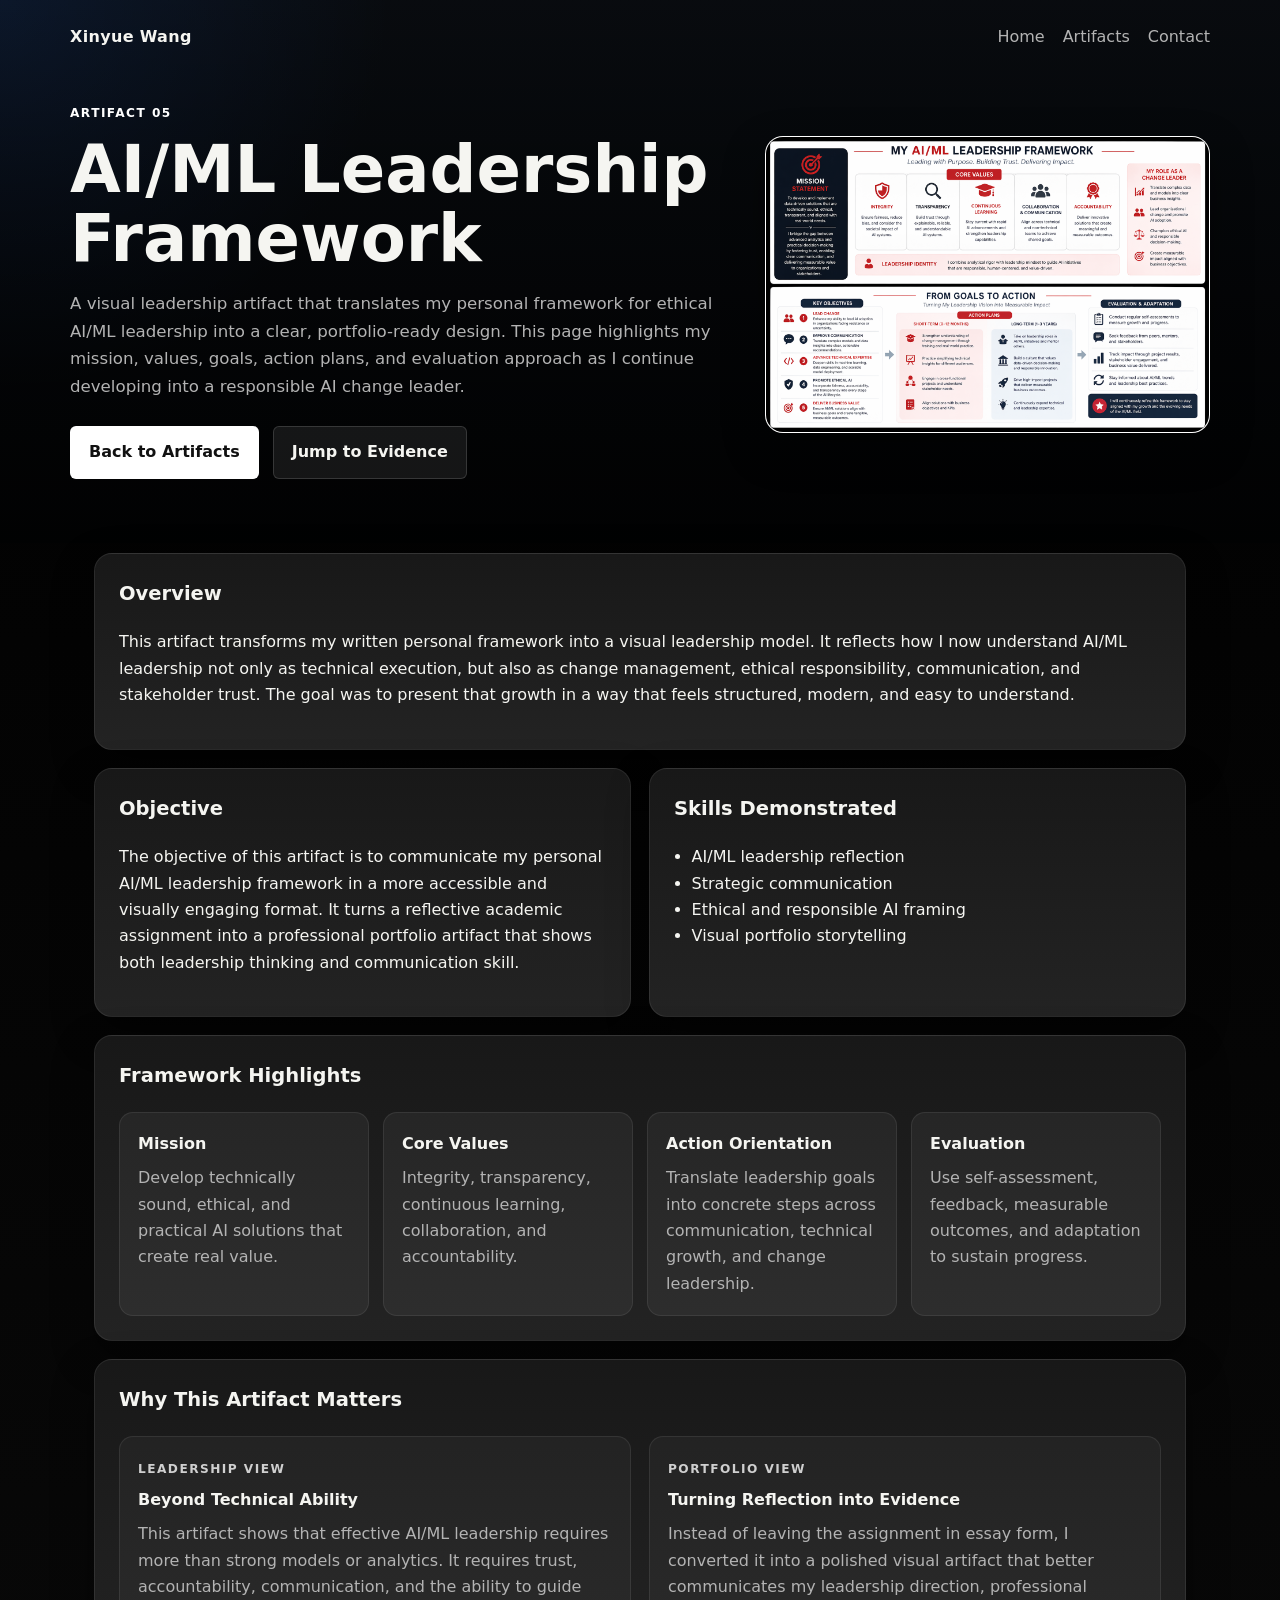
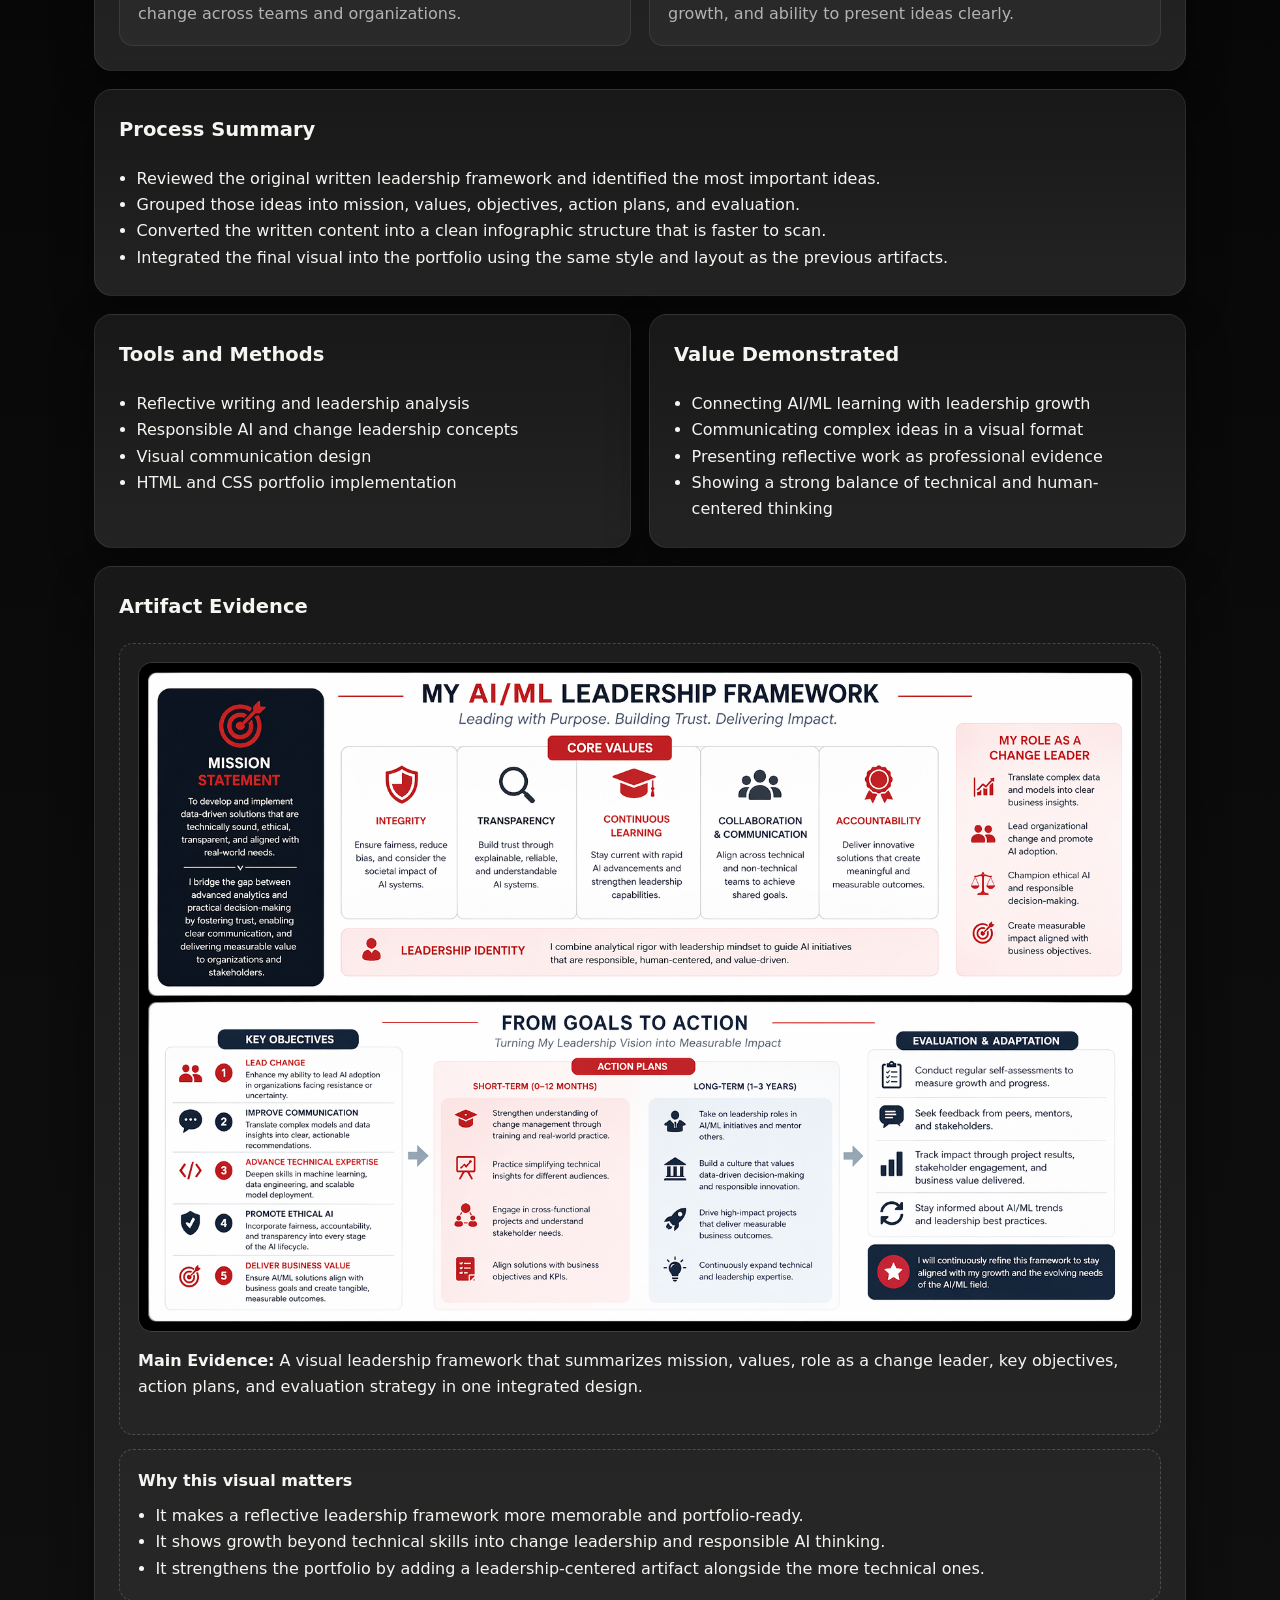
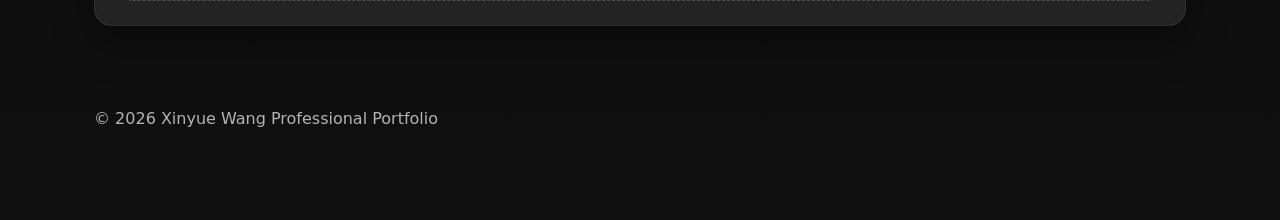
<file: artifact-ai-ml-leadership-framework.html>
<!DOCTYPE html>
<html lang="en">
<head>
  <meta charset="UTF-8" />
  <meta name="viewport" content="width=device-width, initial-scale=1.0" />
  <title>AI/ML Leadership Framework | Xinyue Wang</title>
  <link rel="stylesheet" href="style.css" />
</head>
<body>
  <header class="detail-hero fair-hero">
    <nav class="nav">
      <div class="brand">Xinyue Wang</div>
      <div class="nav-links">
        <a href="index.html">Home</a>
        <a href="index.html#artifacts">Artifacts</a>
        <a href="index.html#contact">Contact</a>
      </div>
    </nav>

    <div class="detail-hero-grid">
      <div class="detail-copy">
        <p class="eyebrow">Artifact 05</p>
        <h1>AI/ML Leadership Framework</h1>
        <p class="hero-text">
          A visual leadership artifact that translates my personal framework for ethical AI/ML leadership into a clear, portfolio-ready design. This page highlights my mission, values, goals, action plans, and evaluation approach as I continue developing into a responsible AI change leader.
        </p>
        <div class="hero-buttons">
          <a class="button primary" href="index.html#artifacts">Back to Artifacts</a>
          <a class="button secondary" href="#evidence">Jump to Evidence</a>
        </div>
      </div>
      <div class="detail-image-wrap">
        <img src="images/artifact5-leadership-framework.png" alt="AI and machine learning leadership framework visual" class="detail-image fair-detail-image" />
      </div>
    </div>
  </header>

  <main>
    <section class="section detail-section">
      <div class="detail-grid">
        <article class="detail-card wide">
          <h3>Overview</h3>
          <p>
            This artifact transforms my written personal framework into a visual leadership model. It reflects how I now understand AI/ML leadership not only as technical execution, but also as change management, ethical responsibility, communication, and stakeholder trust. The goal was to present that growth in a way that feels structured, modern, and easy to understand.
          </p>
        </article>

        <article class="detail-card">
          <h3>Objective</h3>
          <p>
            The objective of this artifact is to communicate my personal AI/ML leadership framework in a more accessible and visually engaging format. It turns a reflective academic assignment into a professional portfolio artifact that shows both leadership thinking and communication skill.
          </p>
        </article>

        <article class="detail-card">
          <h3>Skills Demonstrated</h3>
          <ul>
            <li>AI/ML leadership reflection</li>
            <li>Strategic communication</li>
            <li>Ethical and responsible AI framing</li>
            <li>Visual portfolio storytelling</li>
          </ul>
        </article>

        <article class="detail-card wide">
          <h3>Framework Highlights</h3>
          <div class="logic-grid four-up">
            <div class="logic-item neutral">
              <h4>Mission</h4>
              <p>Develop technically sound, ethical, and practical AI solutions that create real value.</p>
            </div>
            <div class="logic-item neutral">
              <h4>Core Values</h4>
              <p>Integrity, transparency, continuous learning, collaboration, and accountability.</p>
            </div>
            <div class="logic-item neutral">
              <h4>Action Orientation</h4>
              <p>Translate leadership goals into concrete steps across communication, technical growth, and change leadership.</p>
            </div>
            <div class="logic-item neutral">
              <h4>Evaluation</h4>
              <p>Use self-assessment, feedback, measurable outcomes, and adaptation to sustain progress.</p>
            </div>
          </div>
        </article>

        <article class="detail-card wide">
          <h3>Why This Artifact Matters</h3>
          <div class="feature-band">
            <div class="flow-step">
              <span class="mini-label">Leadership View</span>
              <h4>Beyond Technical Ability</h4>
              <p>
                This artifact shows that effective AI/ML leadership requires more than strong models or analytics. It requires trust, accountability, communication, and the ability to guide change across teams and organizations.
              </p>
            </div>
            <div class="flow-step">
              <span class="mini-label">Portfolio View</span>
              <h4>Turning Reflection into Evidence</h4>
              <p>
                Instead of leaving the assignment in essay form, I converted it into a polished visual artifact that better communicates my leadership direction, professional growth, and ability to present ideas clearly.
              </p>
            </div>
          </div>
        </article>

        <article class="detail-card wide">
          <h3>Process Summary</h3>
          <ul>
            <li>Reviewed the original written leadership framework and identified the most important ideas.</li>
            <li>Grouped those ideas into mission, values, objectives, action plans, and evaluation.</li>
            <li>Converted the written content into a clean infographic structure that is faster to scan.</li>
            <li>Integrated the final visual into the portfolio using the same style and layout as the previous artifacts.</li>
          </ul>
        </article>

        <article class="detail-card">
          <h3>Tools and Methods</h3>
          <ul>
            <li>Reflective writing and leadership analysis</li>
            <li>Responsible AI and change leadership concepts</li>
            <li>Visual communication design</li>
            <li>HTML and CSS portfolio implementation</li>
          </ul>
        </article>

        <article class="detail-card">
          <h3>Value Demonstrated</h3>
          <ul>
            <li>Connecting AI/ML learning with leadership growth</li>
            <li>Communicating complex ideas in a visual format</li>
            <li>Presenting reflective work as professional evidence</li>
            <li>Showing a strong balance of technical and human-centered thinking</li>
          </ul>
        </article>

        <article class="detail-card wide" id="evidence">
          <h3>Artifact Evidence</h3>
          <div class="evidence-box">
            <img src="images/artifact5-leadership-framework.png" alt="AI ML leadership framework infographic" class="evidence-image" />
            <p><strong>Main Evidence:</strong> A visual leadership framework that summarizes mission, values, role as a change leader, key objectives, action plans, and evaluation strategy in one integrated design.</p>
          </div>
          <div class="evidence-box compact-box">
            <h4>Why this visual matters</h4>
            <ul>
              <li>It makes a reflective leadership framework more memorable and portfolio-ready.</li>
              <li>It shows growth beyond technical skills into change leadership and responsible AI thinking.</li>
              <li>It strengthens the portfolio by adding a leadership-centered artifact alongside the more technical ones.</li>
            </ul>
          </div>
        </article>
      </div>
    </section>
  </main>

  <footer class="footer">
    <p>© 2026 Xinyue Wang Professional Portfolio</p>
  </footer>
</body>
</html>
</file>
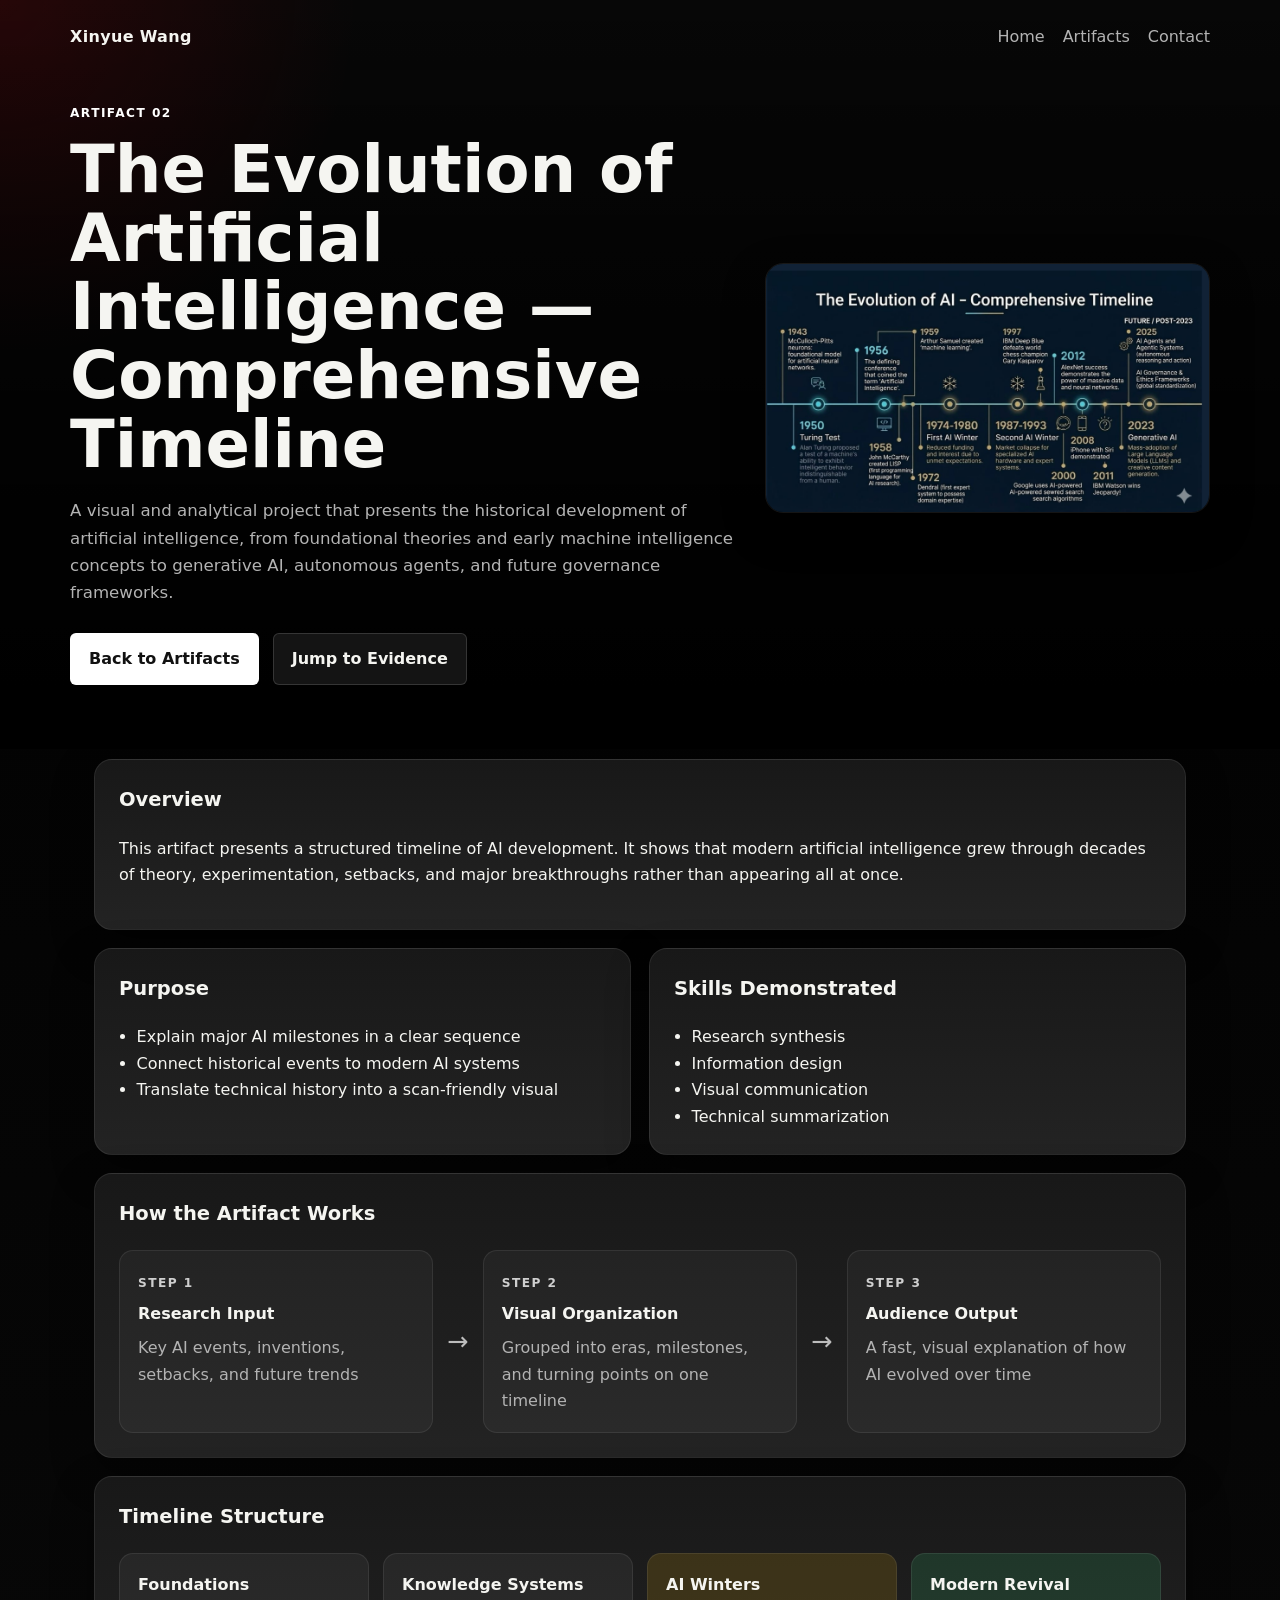
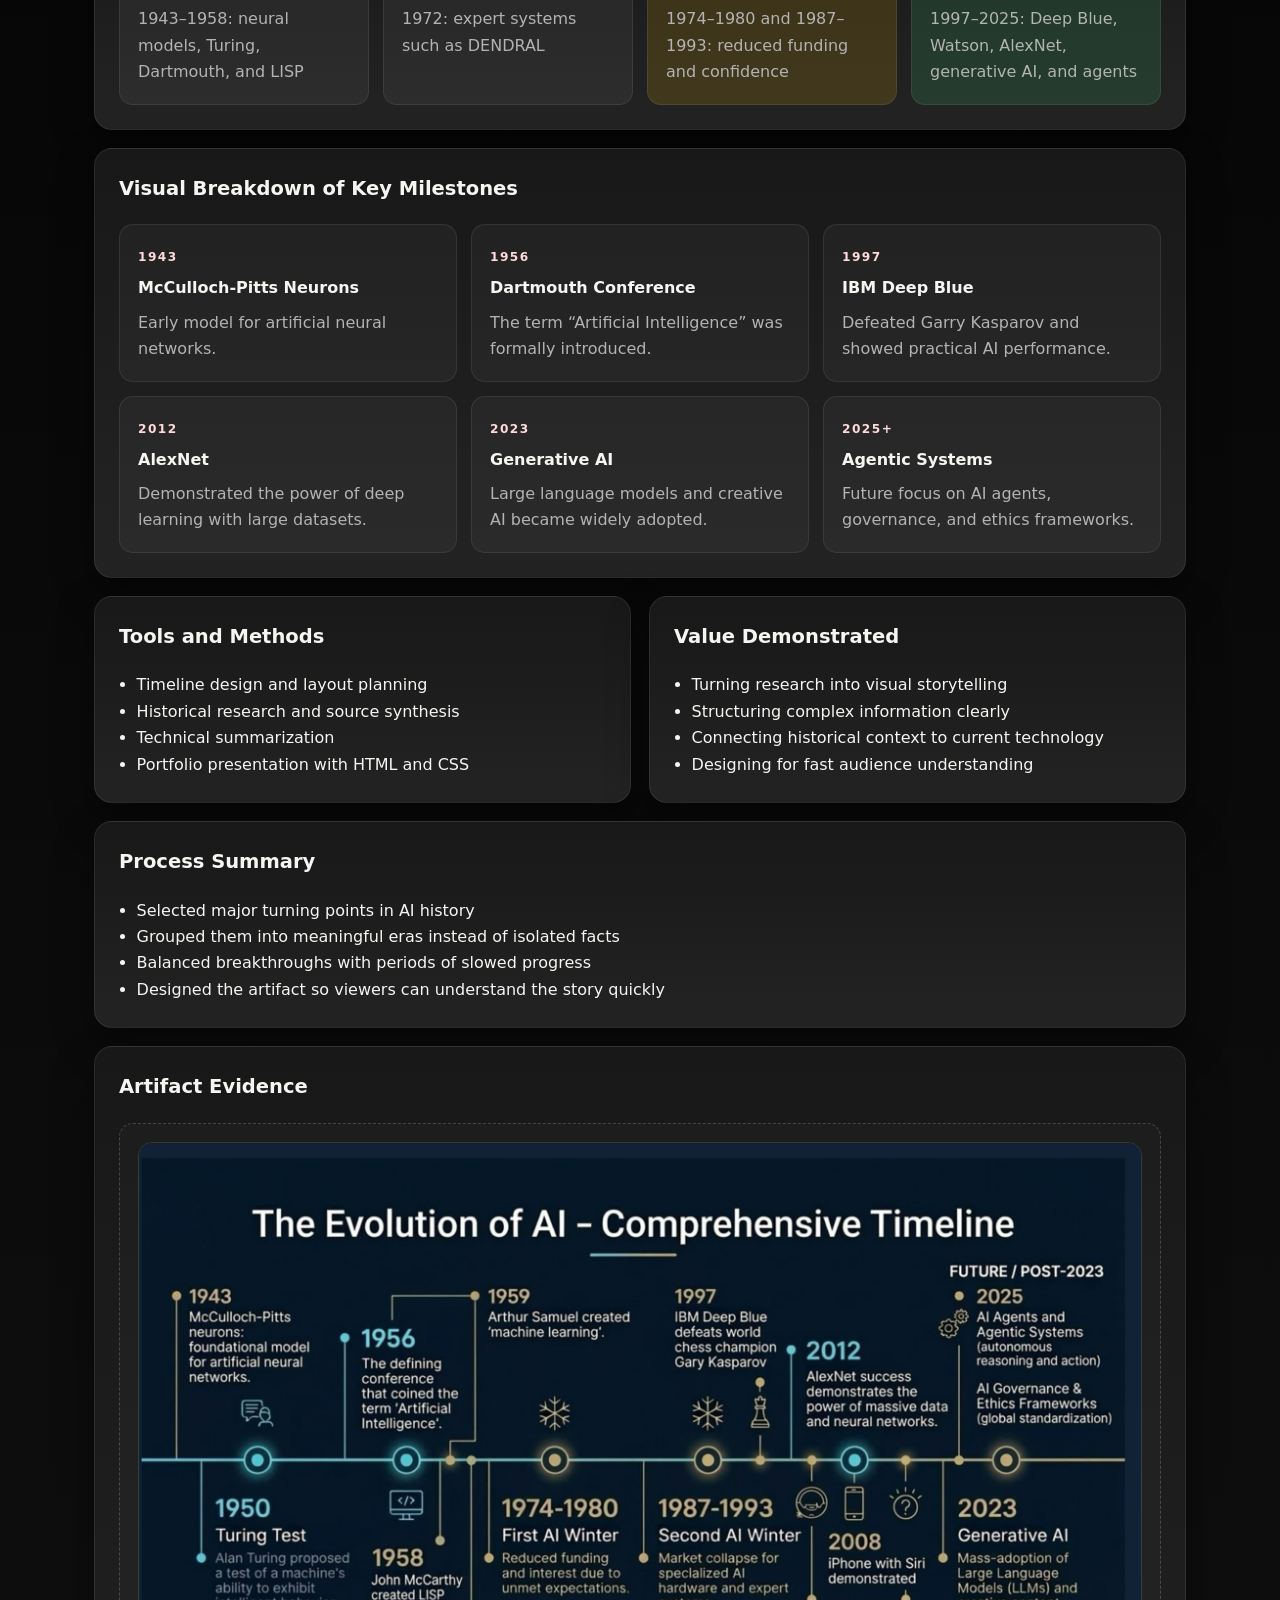
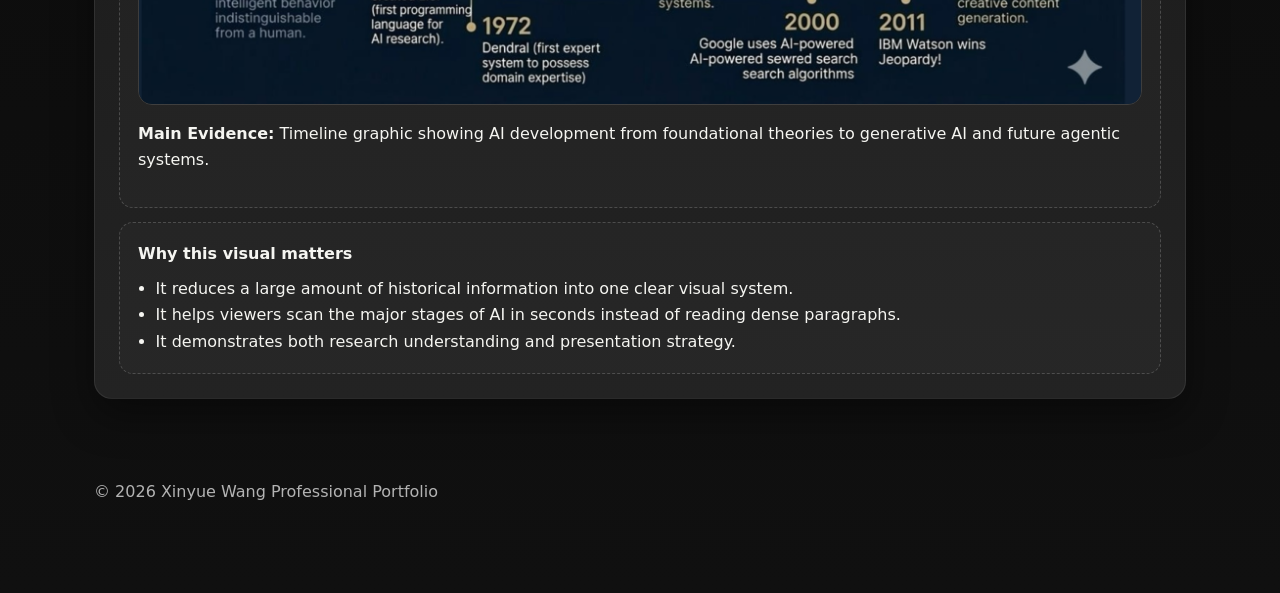
<file: artifact-ai-timeline.html>
<!DOCTYPE html>
<html lang="en">
<head>
  <meta charset="UTF-8" />
  <meta name="viewport" content="width=device-width, initial-scale=1.0" />
  <title>AI Timeline Artifact | Xinyue Wang</title>
  <link rel="stylesheet" href="style.css" />
</head>
<body>
  <header class="detail-hero">
    <nav class="nav">
      <div class="brand">Xinyue Wang</div>
      <div class="nav-links">
        <a href="index.html">Home</a>
        <a href="index.html#artifacts">Artifacts</a>
        <a href="index.html#contact">Contact</a>
      </div>
    </nav>

    <div class="detail-hero-grid">
      <div class="detail-copy">
        <p class="eyebrow">Artifact 02</p>
        <h1>The Evolution of Artificial Intelligence — Comprehensive Timeline</h1>
        <p class="hero-text">
          A visual and analytical project that presents the historical development of artificial intelligence,
          from foundational theories and early machine intelligence concepts to generative AI, autonomous agents,
          and future governance frameworks.
        </p>
        <div class="hero-buttons">
          <a class="button primary" href="index.html#artifacts">Back to Artifacts</a>
          <a class="button secondary" href="#evidence">Jump to Evidence</a>
        </div>
      </div>
      <div class="detail-image-wrap">
        <img src="images/ai-timeline-cover.png" alt="AI timeline artifact cover" class="detail-image" />
      </div>
    </div>
  </header>

  <main>
    <section class="section detail-section">
      <div class="detail-grid">
        <article class="detail-card wide">
          <h3>Overview</h3>
          <p>
            This artifact presents a structured timeline of AI development. It shows that modern artificial intelligence grew through
            decades of theory, experimentation, setbacks, and major breakthroughs rather than appearing all at once.
          </p>
        </article>

        <article class="detail-card">
          <h3>Purpose</h3>
          <ul>
            <li>Explain major AI milestones in a clear sequence</li>
            <li>Connect historical events to modern AI systems</li>
            <li>Translate technical history into a scan-friendly visual</li>
          </ul>
        </article>

        <article class="detail-card">
          <h3>Skills Demonstrated</h3>
          <ul>
            <li>Research synthesis</li>
            <li>Information design</li>
            <li>Visual communication</li>
            <li>Technical summarization</li>
          </ul>
        </article>

        <article class="detail-card wide">
          <h3>How the Artifact Works</h3>
          <div class="flow-diagram">
            <div class="flow-step">
              <span class="mini-label">Step 1</span>
              <h4>Research Input</h4>
              <p>Key AI events, inventions, setbacks, and future trends</p>
            </div>
            <div class="flow-arrow">→</div>
            <div class="flow-step">
              <span class="mini-label">Step 2</span>
              <h4>Visual Organization</h4>
              <p>Grouped into eras, milestones, and turning points on one timeline</p>
            </div>
            <div class="flow-arrow">→</div>
            <div class="flow-step">
              <span class="mini-label">Step 3</span>
              <h4>Audience Output</h4>
              <p>A fast, visual explanation of how AI evolved over time</p>
            </div>
          </div>
        </article>

        <article class="detail-card wide">
          <h3>Timeline Structure</h3>
          <div class="logic-grid four-up">
            <div class="logic-item neutral">
              <h4>Foundations</h4>
              <p>1943–1958: neural models, Turing, Dartmouth, and LISP</p>
            </div>
            <div class="logic-item neutral">
              <h4>Knowledge Systems</h4>
              <p>1972: expert systems such as DENDRAL</p>
            </div>
            <div class="logic-item warn">
              <h4>AI Winters</h4>
              <p>1974–1980 and 1987–1993: reduced funding and confidence</p>
            </div>
            <div class="logic-item good">
              <h4>Modern Revival</h4>
              <p>1997–2025: Deep Blue, Watson, AlexNet, generative AI, and agents</p>
            </div>
          </div>
        </article>

        <article class="detail-card wide">
          <h3>Visual Breakdown of Key Milestones</h3>
          <div class="milestone-grid">
            <div class="milestone-card">
              <span class="milestone-year">1943</span>
              <h4>McCulloch-Pitts Neurons</h4>
              <p>Early model for artificial neural networks.</p>
            </div>
            <div class="milestone-card">
              <span class="milestone-year">1956</span>
              <h4>Dartmouth Conference</h4>
              <p>The term “Artificial Intelligence” was formally introduced.</p>
            </div>
            <div class="milestone-card">
              <span class="milestone-year">1997</span>
              <h4>IBM Deep Blue</h4>
              <p>Defeated Garry Kasparov and showed practical AI performance.</p>
            </div>
            <div class="milestone-card">
              <span class="milestone-year">2012</span>
              <h4>AlexNet</h4>
              <p>Demonstrated the power of deep learning with large datasets.</p>
            </div>
            <div class="milestone-card">
              <span class="milestone-year">2023</span>
              <h4>Generative AI</h4>
              <p>Large language models and creative AI became widely adopted.</p>
            </div>
            <div class="milestone-card">
              <span class="milestone-year">2025+</span>
              <h4>Agentic Systems</h4>
              <p>Future focus on AI agents, governance, and ethics frameworks.</p>
            </div>
          </div>
        </article>

        <article class="detail-card">
          <h3>Tools and Methods</h3>
          <ul>
            <li>Timeline design and layout planning</li>
            <li>Historical research and source synthesis</li>
            <li>Technical summarization</li>
            <li>Portfolio presentation with HTML and CSS</li>
          </ul>
        </article>

        <article class="detail-card">
          <h3>Value Demonstrated</h3>
          <ul>
            <li>Turning research into visual storytelling</li>
            <li>Structuring complex information clearly</li>
            <li>Connecting historical context to current technology</li>
            <li>Designing for fast audience understanding</li>
          </ul>
        </article>

        <article class="detail-card wide">
          <h3>Process Summary</h3>
          <ul>
            <li>Selected major turning points in AI history</li>
            <li>Grouped them into meaningful eras instead of isolated facts</li>
            <li>Balanced breakthroughs with periods of slowed progress</li>
            <li>Designed the artifact so viewers can understand the story quickly</li>
          </ul>
        </article>

        <article class="detail-card wide" id="evidence">
          <h3>Artifact Evidence</h3>
          <div class="evidence-box">
            <img src="images/ai-timeline-cover.png" alt="Comprehensive AI timeline visual" class="evidence-image" />
            <p><strong>Main Evidence:</strong> Timeline graphic showing AI development from foundational theories to generative AI and future agentic systems.</p>
          </div>
          <div class="evidence-box compact-box">
            <h4>Why this visual matters</h4>
            <ul>
              <li>It reduces a large amount of historical information into one clear visual system.</li>
              <li>It helps viewers scan the major stages of AI in seconds instead of reading dense paragraphs.</li>
              <li>It demonstrates both research understanding and presentation strategy.</li>
            </ul>
          </div>
        </article>
      </div>
    </section>
  </main>

  <footer class="footer">
    <p>© 2026 Xinyue Wang Professional Portfolio</p>
  </footer>
</body>
</html>
</file>
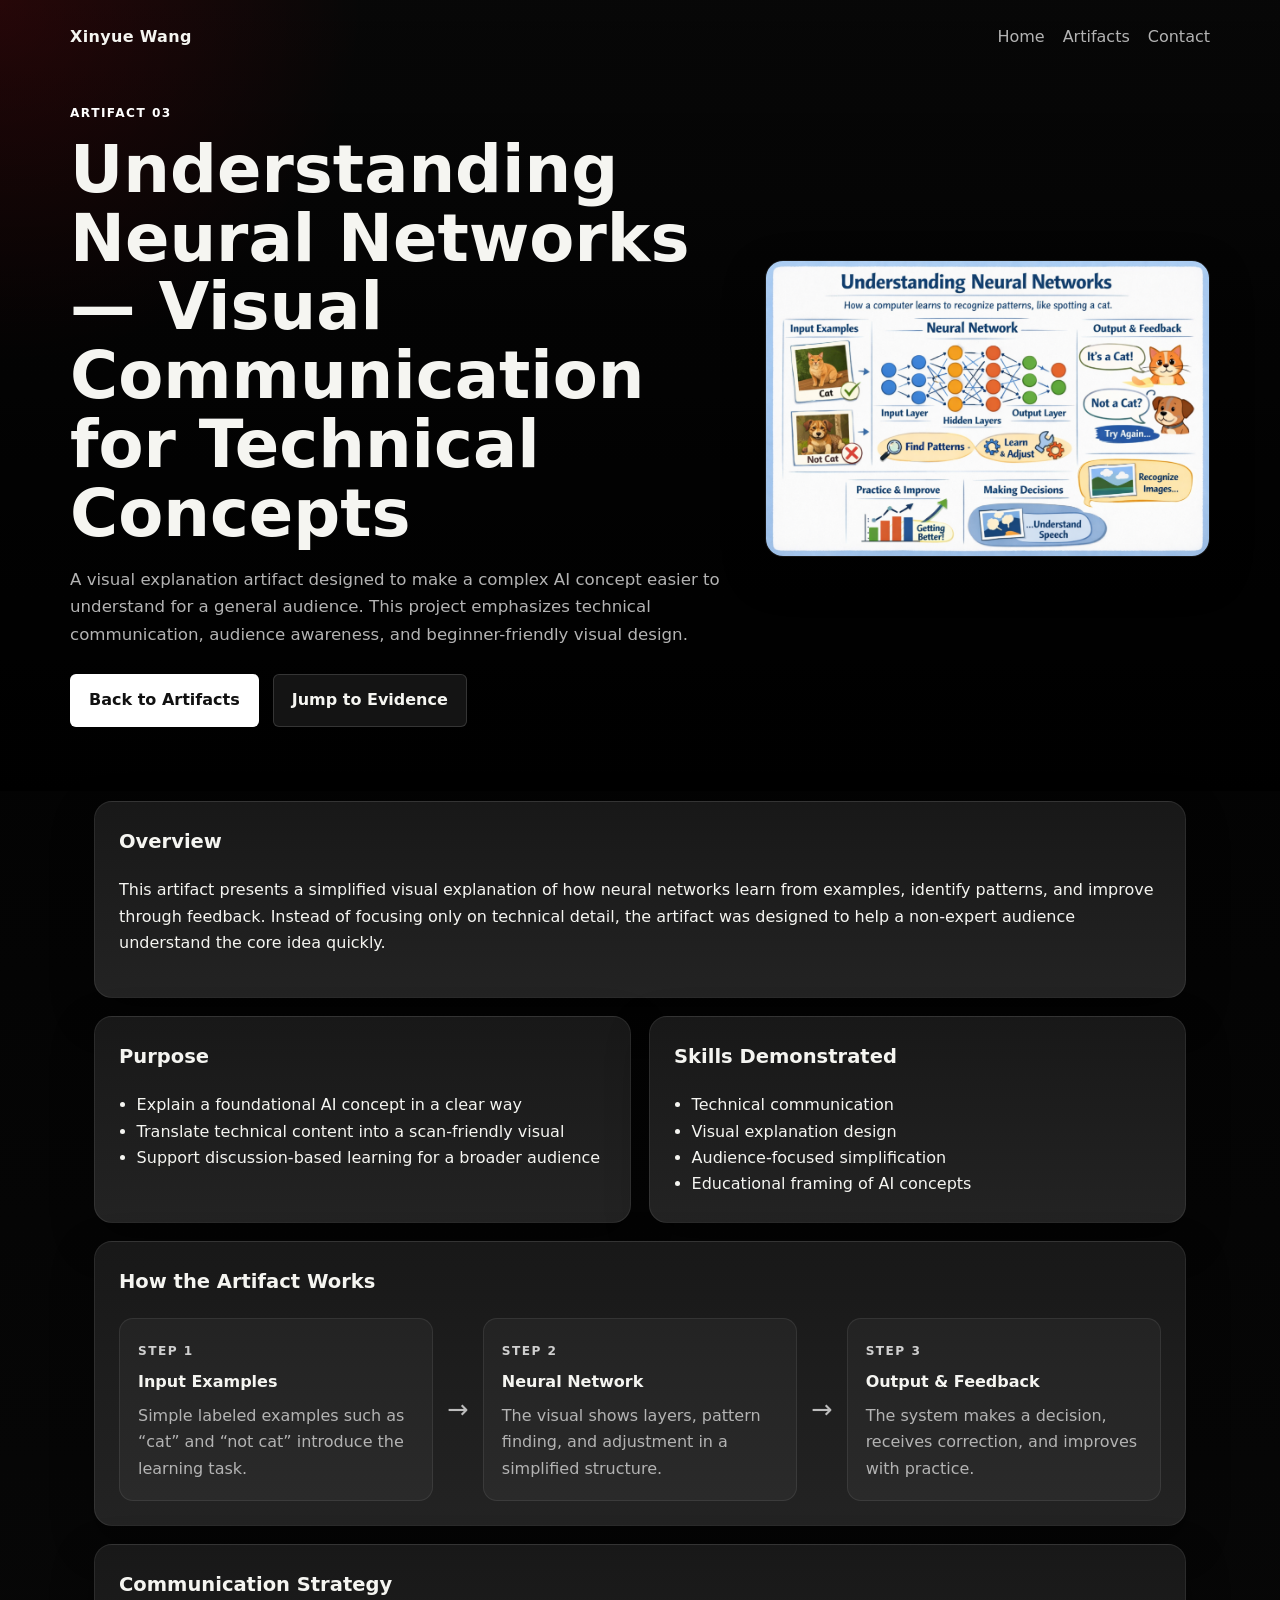
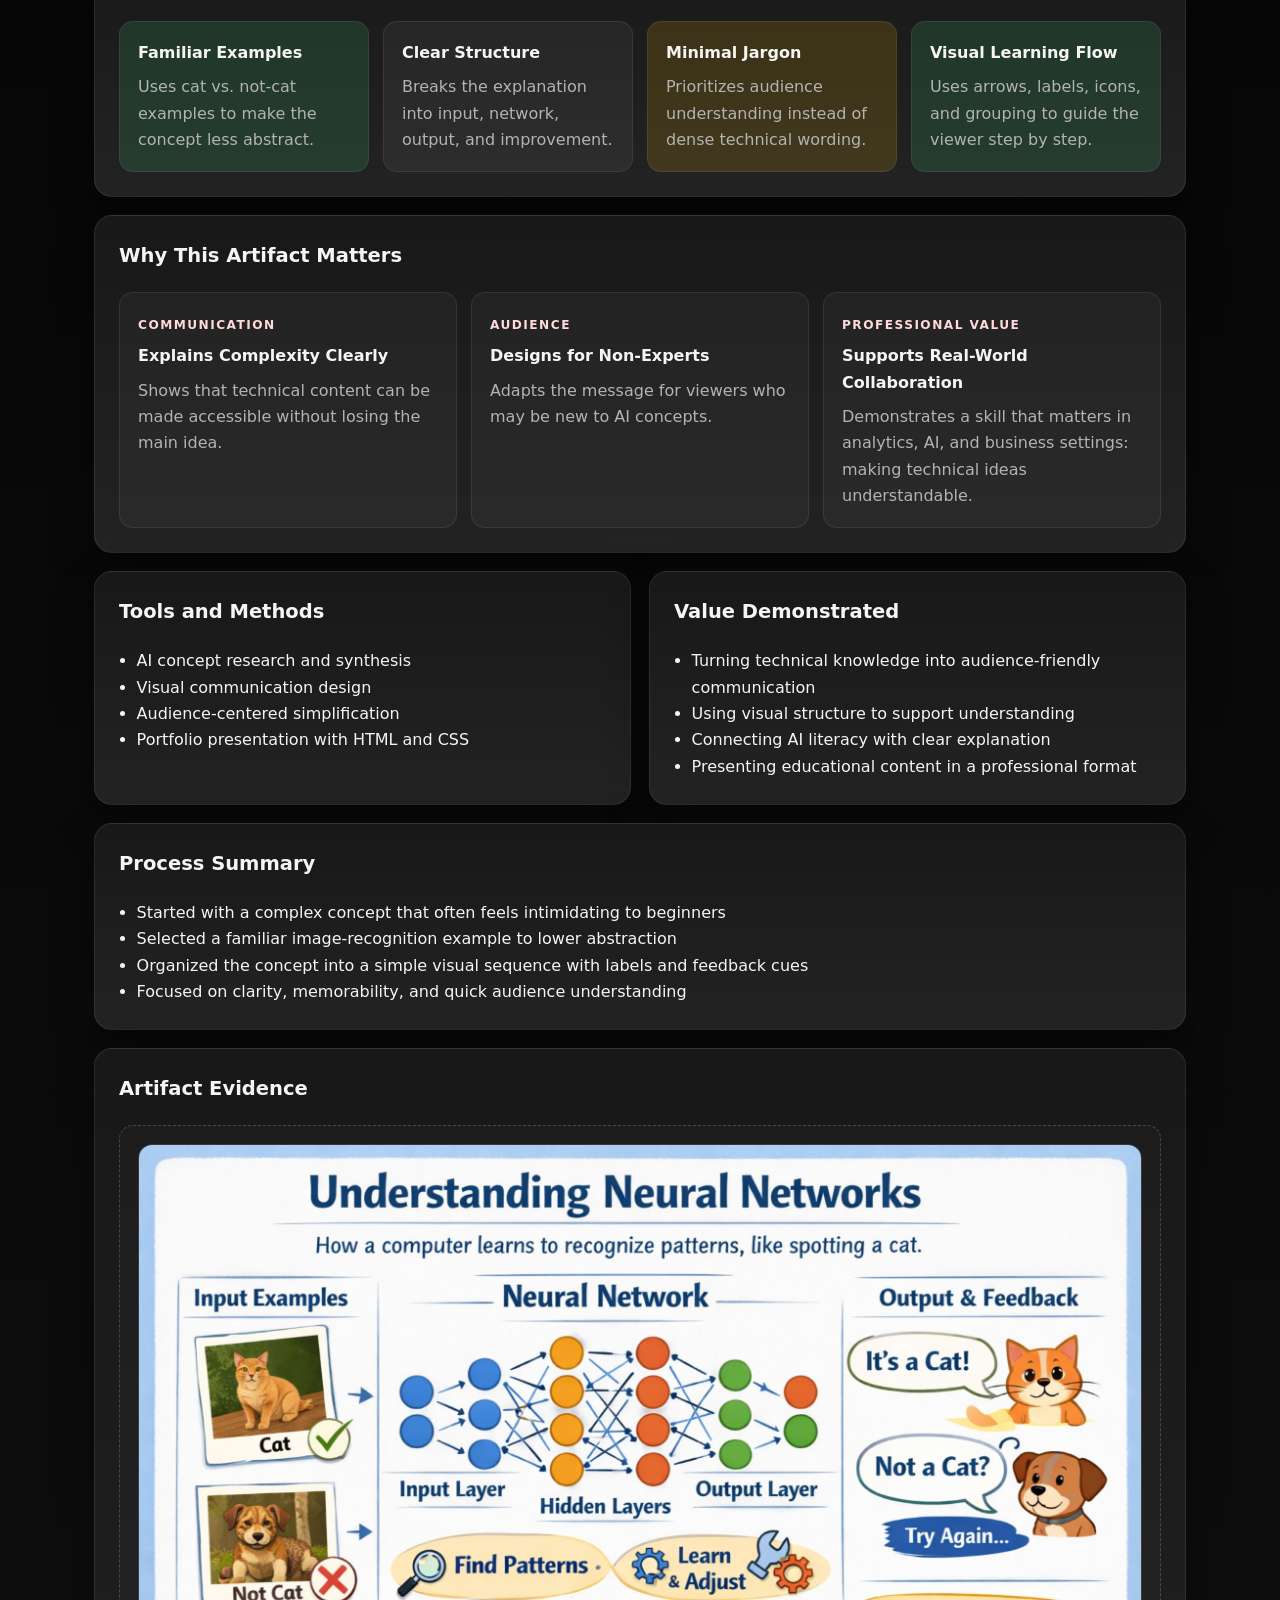
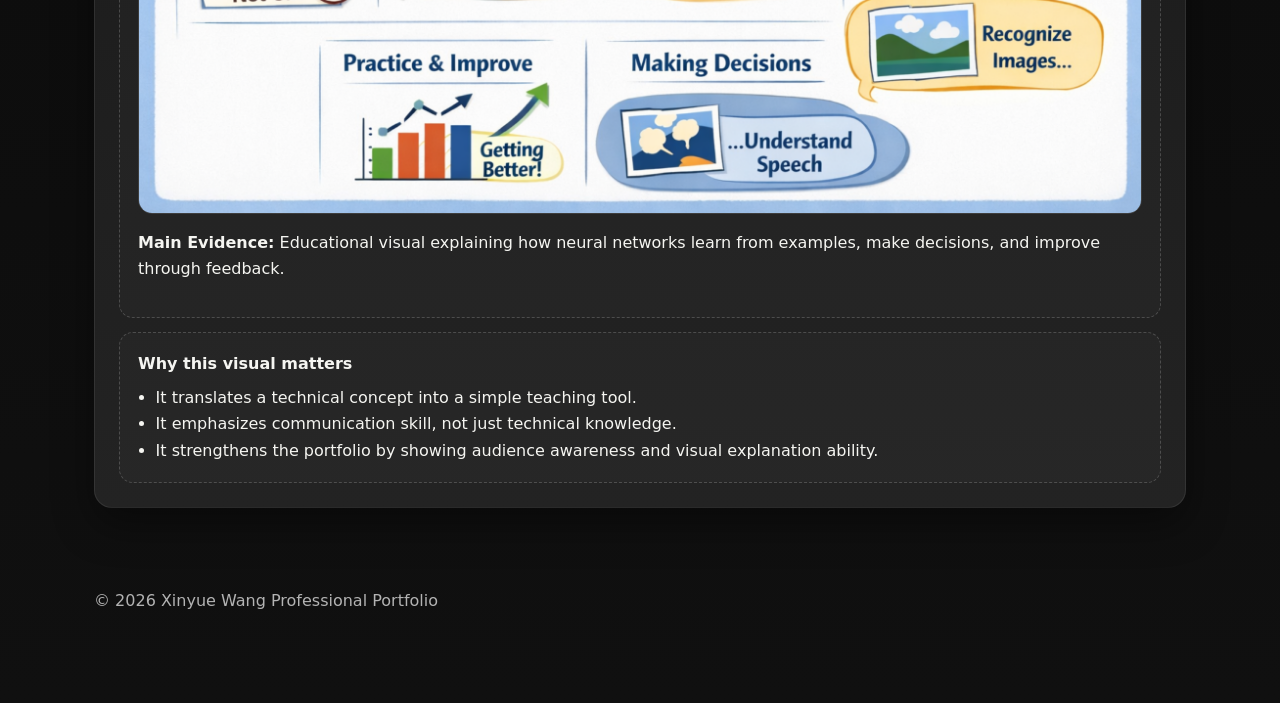
<file: artifact-neural-networks.html>
<!DOCTYPE html>
<html lang="en">
<head>
  <meta charset="UTF-8" />
  <meta name="viewport" content="width=device-width, initial-scale=1.0" />
  <title>Neural Networks Artifact | Xinyue Wang</title>
  <link rel="stylesheet" href="style.css" />
</head>
<body>
  <header class="detail-hero">
    <nav class="nav">
      <div class="brand">Xinyue Wang</div>
      <div class="nav-links">
        <a href="index.html">Home</a>
        <a href="index.html#artifacts">Artifacts</a>
        <a href="index.html#contact">Contact</a>
      </div>
    </nav>

    <div class="detail-hero-grid">
      <div class="detail-copy">
        <p class="eyebrow">Artifact 03</p>
        <h1>Understanding Neural Networks — Visual Communication for Technical Concepts</h1>
        <p class="hero-text">
          A visual explanation artifact designed to make a complex AI concept easier to understand for a general audience.
          This project emphasizes technical communication, audience awareness, and beginner-friendly visual design.
        </p>
        <div class="hero-buttons">
          <a class="button primary" href="index.html#artifacts">Back to Artifacts</a>
          <a class="button secondary" href="#evidence">Jump to Evidence</a>
        </div>
      </div>
      <div class="detail-image-wrap">
        <img src="images/neural-networks-cover.png" alt="Neural networks visual explanation artifact" class="detail-image" />
      </div>
    </div>
  </header>

  <main>
    <section class="section detail-section">
      <div class="detail-grid">
        <article class="detail-card wide">
          <h3>Overview</h3>
          <p>
            This artifact presents a simplified visual explanation of how neural networks learn from examples, identify patterns,
            and improve through feedback. Instead of focusing only on technical detail, the artifact was designed to help a
            non-expert audience understand the core idea quickly.
          </p>
        </article>

        <article class="detail-card">
          <h3>Purpose</h3>
          <ul>
            <li>Explain a foundational AI concept in a clear way</li>
            <li>Translate technical content into a scan-friendly visual</li>
            <li>Support discussion-based learning for a broader audience</li>
          </ul>
        </article>

        <article class="detail-card">
          <h3>Skills Demonstrated</h3>
          <ul>
            <li>Technical communication</li>
            <li>Visual explanation design</li>
            <li>Audience-focused simplification</li>
            <li>Educational framing of AI concepts</li>
          </ul>
        </article>

        <article class="detail-card wide">
          <h3>How the Artifact Works</h3>
          <div class="flow-diagram">
            <div class="flow-step">
              <span class="mini-label">Step 1</span>
              <h4>Input Examples</h4>
              <p>Simple labeled examples such as “cat” and “not cat” introduce the learning task.</p>
            </div>
            <div class="flow-arrow">→</div>
            <div class="flow-step">
              <span class="mini-label">Step 2</span>
              <h4>Neural Network</h4>
              <p>The visual shows layers, pattern finding, and adjustment in a simplified structure.</p>
            </div>
            <div class="flow-arrow">→</div>
            <div class="flow-step">
              <span class="mini-label">Step 3</span>
              <h4>Output & Feedback</h4>
              <p>The system makes a decision, receives correction, and improves with practice.</p>
            </div>
          </div>
        </article>

        <article class="detail-card wide">
          <h3>Communication Strategy</h3>
          <div class="logic-grid four-up">
            <div class="logic-item good">
              <h4>Familiar Examples</h4>
              <p>Uses cat vs. not-cat examples to make the concept less abstract.</p>
            </div>
            <div class="logic-item neutral">
              <h4>Clear Structure</h4>
              <p>Breaks the explanation into input, network, output, and improvement.</p>
            </div>
            <div class="logic-item warn">
              <h4>Minimal Jargon</h4>
              <p>Prioritizes audience understanding instead of dense technical wording.</p>
            </div>
            <div class="logic-item good">
              <h4>Visual Learning Flow</h4>
              <p>Uses arrows, labels, icons, and grouping to guide the viewer step by step.</p>
            </div>
          </div>
        </article>

        <article class="detail-card wide">
          <h3>Why This Artifact Matters</h3>
          <div class="milestone-grid">
            <div class="milestone-card">
              <span class="milestone-year">Communication</span>
              <h4>Explains Complexity Clearly</h4>
              <p>Shows that technical content can be made accessible without losing the main idea.</p>
            </div>
            <div class="milestone-card">
              <span class="milestone-year">Audience</span>
              <h4>Designs for Non-Experts</h4>
              <p>Adapts the message for viewers who may be new to AI concepts.</p>
            </div>
            <div class="milestone-card">
              <span class="milestone-year">Professional Value</span>
              <h4>Supports Real-World Collaboration</h4>
              <p>Demonstrates a skill that matters in analytics, AI, and business settings: making technical ideas understandable.</p>
            </div>
          </div>
        </article>

        <article class="detail-card">
          <h3>Tools and Methods</h3>
          <ul>
            <li>AI concept research and synthesis</li>
            <li>Visual communication design</li>
            <li>Audience-centered simplification</li>
            <li>Portfolio presentation with HTML and CSS</li>
          </ul>
        </article>

        <article class="detail-card">
          <h3>Value Demonstrated</h3>
          <ul>
            <li>Turning technical knowledge into audience-friendly communication</li>
            <li>Using visual structure to support understanding</li>
            <li>Connecting AI literacy with clear explanation</li>
            <li>Presenting educational content in a professional format</li>
          </ul>
        </article>

        <article class="detail-card wide">
          <h3>Process Summary</h3>
          <ul>
            <li>Started with a complex concept that often feels intimidating to beginners</li>
            <li>Selected a familiar image-recognition example to lower abstraction</li>
            <li>Organized the concept into a simple visual sequence with labels and feedback cues</li>
            <li>Focused on clarity, memorability, and quick audience understanding</li>
          </ul>
        </article>

        <article class="detail-card wide" id="evidence">
          <h3>Artifact Evidence</h3>
          <div class="evidence-box">
            <img src="images/neural-networks-cover.png" alt="Understanding Neural Networks visual explanation" class="evidence-image" />
            <p><strong>Main Evidence:</strong> Educational visual explaining how neural networks learn from examples, make decisions, and improve through feedback.</p>
          </div>
          <div class="evidence-box compact-box">
            <h4>Why this visual matters</h4>
            <ul>
              <li>It translates a technical concept into a simple teaching tool.</li>
              <li>It emphasizes communication skill, not just technical knowledge.</li>
              <li>It strengthens the portfolio by showing audience awareness and visual explanation ability.</li>
            </ul>
          </div>
        </article>
      </div>
    </section>
  </main>

  <footer class="footer">
    <p>© 2026 Xinyue Wang Professional Portfolio</p>
  </footer>
</body>
</html>
</file>
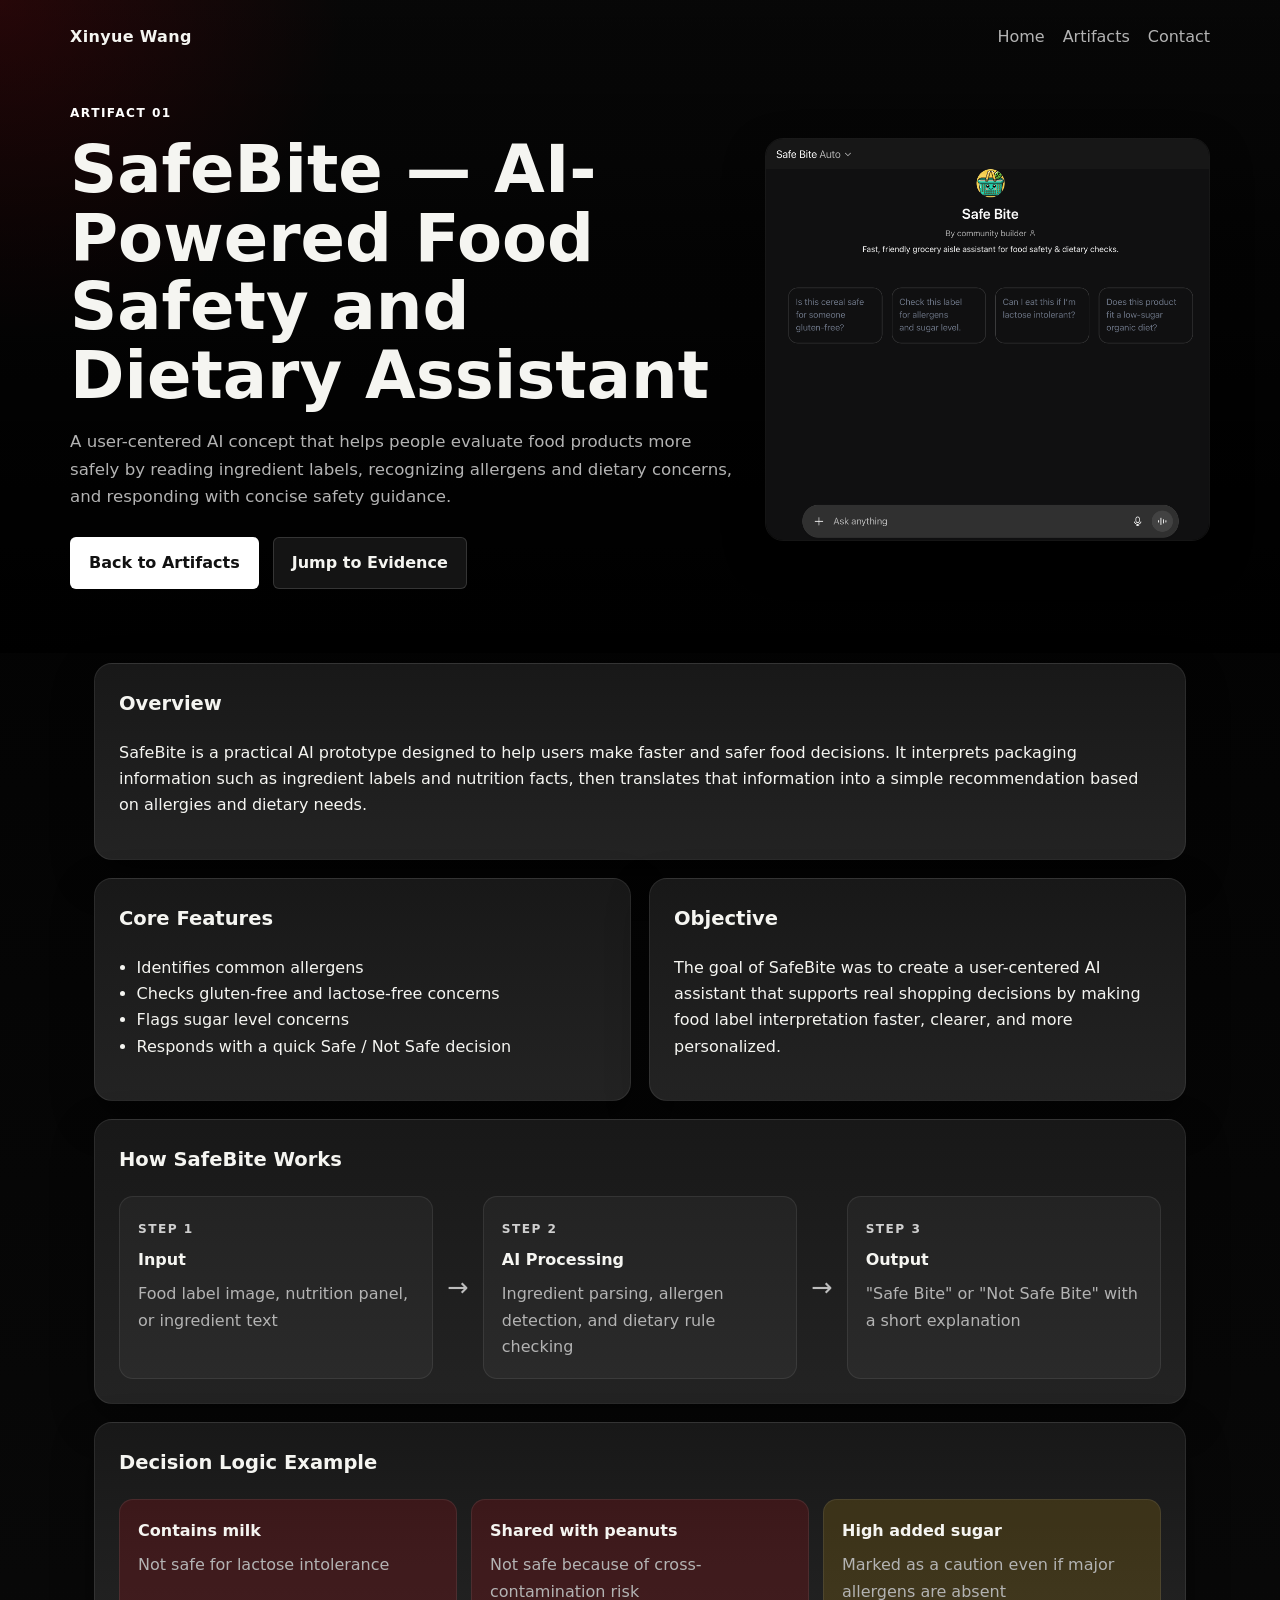
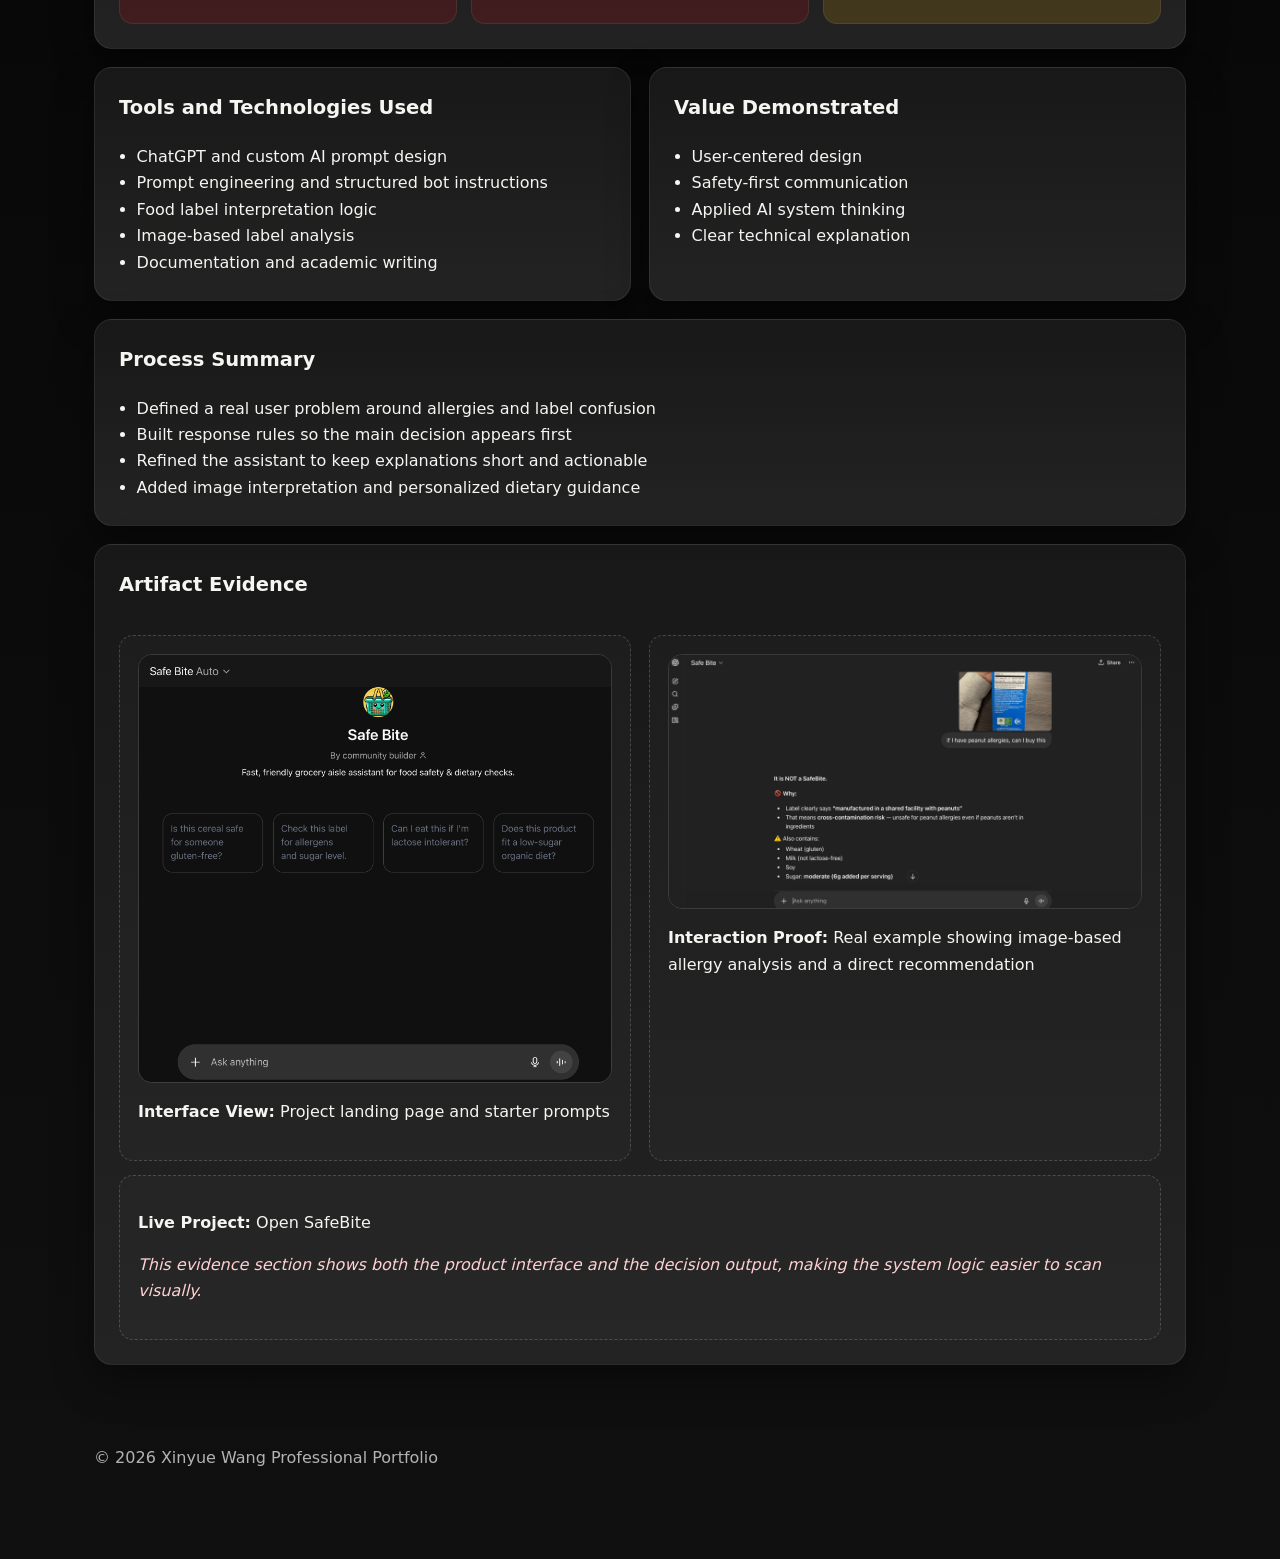
<file: artifact-safebite.html>
<!DOCTYPE html>
<html lang="en">
<head>
  <meta charset="UTF-8" />
  <meta name="viewport" content="width=device-width, initial-scale=1.0" />
  <title>SafeBite Artifact | Xinyue Wang</title>
  <link rel="stylesheet" href="style.css" />
</head>
<body>
  <header class="detail-hero">
    <nav class="nav">
      <div class="brand">Xinyue Wang</div>
      <div class="nav-links">
        <a href="index.html">Home</a>
        <a href="index.html#artifacts">Artifacts</a>
        <a href="index.html#contact">Contact</a>
      </div>
    </nav>

    <div class="detail-hero-grid">
      <div class="detail-copy">
        <p class="eyebrow">Artifact 01</p>
        <h1>SafeBite — AI-Powered Food Safety and Dietary Assistant</h1>
        <p class="hero-text">
          A user-centered AI concept that helps people evaluate food products more safely by reading ingredient labels,
          recognizing allergens and dietary concerns, and responding with concise safety guidance.
        </p>
        <div class="hero-buttons">
          <a class="button primary" href="index.html#artifacts">Back to Artifacts</a>
          <a class="button secondary" href="#evidence">Jump to Evidence</a>
        </div>
      </div>
      <div class="detail-image-wrap">
        <img src="images/safebite-cover.png" alt="SafeBite artifact preview" class="detail-image" />
      </div>
    </div>
  </header>

  <main>
    <section class="section detail-section">
      <div class="detail-grid">
        <article class="detail-card wide">
          <h3>Overview</h3>
          <p>
            SafeBite is a practical AI prototype designed to help users make faster and safer food decisions.
            It interprets packaging information such as ingredient labels and nutrition facts, then translates that information
            into a simple recommendation based on allergies and dietary needs.
          </p>
        </article>

        <article class="detail-card">
          <h3>Core Features</h3>
          <ul>
            <li>Identifies common allergens</li>
            <li>Checks gluten-free and lactose-free concerns</li>
            <li>Flags sugar level concerns</li>
            <li>Responds with a quick Safe / Not Safe decision</li>
          </ul>
        </article>

        <article class="detail-card">
          <h3>Objective</h3>
          <p>
            The goal of SafeBite was to create a user-centered AI assistant that supports real shopping decisions by making
            food label interpretation faster, clearer, and more personalized.
          </p>
        </article>

        <article class="detail-card wide">
          <h3>How SafeBite Works</h3>
          <div class="flow-diagram">
            <div class="flow-step">
              <span class="mini-label">Step 1</span>
              <h4>Input</h4>
              <p>Food label image, nutrition panel, or ingredient text</p>
            </div>
            <div class="flow-arrow">→</div>
            <div class="flow-step">
              <span class="mini-label">Step 2</span>
              <h4>AI Processing</h4>
              <p>Ingredient parsing, allergen detection, and dietary rule checking</p>
            </div>
            <div class="flow-arrow">→</div>
            <div class="flow-step">
              <span class="mini-label">Step 3</span>
              <h4>Output</h4>
              <p>"Safe Bite" or "Not Safe Bite" with a short explanation</p>
            </div>
          </div>
        </article>

        <article class="detail-card wide">
          <h3>Decision Logic Example</h3>
          <div class="logic-grid three-up">
            <div class="logic-item bad">
              <h4>Contains milk</h4>
              <p>Not safe for lactose intolerance</p>
            </div>
            <div class="logic-item bad">
              <h4>Shared with peanuts</h4>
              <p>Not safe because of cross-contamination risk</p>
            </div>
            <div class="logic-item warn">
              <h4>High added sugar</h4>
              <p>Marked as a caution even if major allergens are absent</p>
            </div>
          </div>
        </article>

        <article class="detail-card">
          <h3>Tools and Technologies Used</h3>
          <ul>
            <li>ChatGPT and custom AI prompt design</li>
            <li>Prompt engineering and structured bot instructions</li>
            <li>Food label interpretation logic</li>
            <li>Image-based label analysis</li>
            <li>Documentation and academic writing</li>
          </ul>
        </article>

        <article class="detail-card">
          <h3>Value Demonstrated</h3>
          <ul>
            <li>User-centered design</li>
            <li>Safety-first communication</li>
            <li>Applied AI system thinking</li>
            <li>Clear technical explanation</li>
          </ul>
        </article>

        <article class="detail-card wide">
          <h3>Process Summary</h3>
          <ul>
            <li>Defined a real user problem around allergies and label confusion</li>
            <li>Built response rules so the main decision appears first</li>
            <li>Refined the assistant to keep explanations short and actionable</li>
            <li>Added image interpretation and personalized dietary guidance</li>
          </ul>
        </article>

        <article class="detail-card wide" id="evidence">
          <h3>Artifact Evidence</h3>
          <div class="evidence-grid split">
            <div class="evidence-box">
              <img src="images/safebite-cover.png" alt="SafeBite landing view" class="evidence-image" />
              <p><strong>Interface View:</strong> Project landing page and starter prompts</p>
            </div>
            <div class="evidence-box">
              <img src="images/safebite-chat.png" alt="SafeBite example interaction" class="evidence-image" />
              <p><strong>Interaction Proof:</strong> Real example showing image-based allergy analysis and a direct recommendation</p>
            </div>
          </div>
          <div class="live-link-box">
            <p><strong>Live Project:</strong> <a class="inline-link" href="https://chatgpt.com/g/g-69ac5880b70c8191b77523ee40c40b0d-safe-bite" target="_blank" rel="noopener noreferrer">Open SafeBite</a></p>
            <p class="note">This evidence section shows both the product interface and the decision output, making the system logic easier to scan visually.</p>
          </div>
        </article>
      </div>
    </section>
  </main>

  <footer class="footer">
    <p>© 2026 Xinyue Wang Professional Portfolio</p>
  </footer>
</body>
</html>
</file>
<file: style.css>
:root {
  --bg: #070707;
  --bg-2: #121212;
  --panel: #181818;
  --panel-2: #232323;
  --text: #f5f5f1;
  --muted: #b3b3b3;
  --line: rgba(255,255,255,0.08);
  --accent: #e50914;
  --accent-soft: #ff4d57;
  --good: rgba(60, 200, 120, 0.16);
  --warn: rgba(255, 193, 7, 0.14);
  --bad: rgba(229, 9, 20, 0.16);
  --neutral: rgba(255,255,255,0.05);
  --shadow: 0 16px 40px rgba(0, 0, 0, 0.4);
}

* { box-sizing: border-box; }
html { scroll-behavior: smooth; }
body {
  margin: 0;
  font-family: Inter, ui-sans-serif, system-ui, -apple-system, BlinkMacSystemFont, "Segoe UI", sans-serif;
  background: linear-gradient(180deg, #000 0%, #101010 100%);
  color: var(--text);
  line-height: 1.65;
}

a { color: inherit; text-decoration: none; }

.hero,
.detail-hero {
  padding: 24px 24px 64px;
  background:
    linear-gradient(180deg, rgba(0,0,0,0.4), rgba(0,0,0,0.75)),
    radial-gradient(circle at top left, rgba(229, 9, 20, 0.24), transparent 24%),
    linear-gradient(180deg, #0c0c0c 0%, #000000 100%);
}

.nav,
.hero-content,
.section,
.footer,
.detail-hero-grid {
  max-width: 1140px;
  margin: 0 auto;
}

.nav {
  display: flex;
  justify-content: space-between;
  align-items: center;
  gap: 16px;
  padding-bottom: 40px;
}

.brand {
  font-weight: 800;
  letter-spacing: 0.02em;
}

.nav-links {
  display: flex;
  flex-wrap: wrap;
  gap: 18px;
  color: var(--muted);
}

.nav-links a:hover,
.inline-link:hover { color: #fff; }

.hero-content { padding: 42px 0 8px; }

.eyebrow,
.section-label,
.tile-badge,
.mini-label,
.milestone-year {
  text-transform: uppercase;
  letter-spacing: 0.12em;
  font-size: 0.76rem;
  color: #ffffff;
  font-weight: 700;
}

.tile-badge.muted { color: #d4d4d4; }
.mini-label { color: #cfcfcf; display: inline-block; margin-bottom: 8px; }
.milestone-year { color: #ffd9dc; display: inline-block; margin-bottom: 8px; }

h1 {
  font-size: clamp(2.2rem, 6vw, 4.1rem);
  line-height: 1.05;
  margin: 10px 0 18px;
  max-width: 920px;
}

.hero-text,
.section-intro {
  max-width: 760px;
  color: var(--muted);
  font-size: 1.04rem;
}

.hero-buttons {
  display: flex;
  gap: 14px;
  flex-wrap: wrap;
  margin-top: 26px;
}

.button {
  display: inline-block;
  padding: 12px 18px;
  border-radius: 6px;
  font-weight: 700;
  border: 1px solid rgba(255,255,255,0.14);
}

.button.primary {
  background: #fff;
  color: #111;
  border-color: transparent;
}

.button.secondary {
  background: rgba(255,255,255,0.08);
}

.section { padding: 28px 24px 16px; }
.section-priority { padding-top: 12px; }
.section-header { margin-bottom: 20px; }

h2 {
  font-size: clamp(1.7rem, 4vw, 2.5rem);
  margin: 8px 0 0;
}

h3 { margin-top: 0; font-size: 1.22rem; }
h4 { margin: 0 0 8px; font-size: 1rem; }

.card,
.detail-card {
  background: linear-gradient(180deg, var(--panel) 0%, var(--panel-2) 100%);
  border: 1px solid var(--line);
  border-radius: 18px;
  padding: 24px;
  box-shadow: var(--shadow);
}

.grid.two {
  display: grid;
  grid-template-columns: repeat(2, minmax(0, 1fr));
  gap: 18px;
}

.artifact-row-header {
  display: flex;
  justify-content: space-between;
  align-items: end;
  gap: 16px;
  margin-bottom: 14px;
}

.artifact-row-header span { color: var(--muted); font-size: 0.95rem; }

.artifact-row {
  display: grid;
  grid-template-columns: repeat(3, minmax(220px, 1fr));
  gap: 18px;
}

.artifact-tile {
  position: relative;
  display: block;
  aspect-ratio: 16 / 9;
  border-radius: 16px;
  overflow: hidden;
  background: #1b1b1b;
  box-shadow: var(--shadow);
  border: 1px solid rgba(255,255,255,0.08);
  transition: transform 0.22s ease, box-shadow 0.22s ease;
}

.artifact-tile:hover {
  transform: scale(1.045);
  box-shadow: 0 22px 50px rgba(0,0,0,0.48);
}

.artifact-tile.locked {
  opacity: 0.72;
  pointer-events: none;
}

.tile-image {
  position: absolute;
  inset: 0;
  background-size: cover;
  background-position: center;
  transform: scale(1.01);
}

.placeholder-bg {
  background:
    linear-gradient(135deg, rgba(229,9,20,0.25), rgba(255,255,255,0.05)),
    linear-gradient(180deg, #222 0%, #111 100%);
}

.placeholder-bg.alt {
  background:
    linear-gradient(135deg, rgba(255,255,255,0.12), rgba(229,9,20,0.18)),
    linear-gradient(180deg, #262626 0%, #121212 100%);
}

.tile-overlay {
  position: absolute;
  inset: 0;
  display: flex;
  flex-direction: column;
  justify-content: end;
  padding: 18px;
  background: linear-gradient(180deg, rgba(0,0,0,0.08), rgba(0,0,0,0.82));
}

.tile-overlay h4 {
  margin: 8px 0 4px;
  font-size: 1.35rem;
}

.tile-overlay p {
  margin: 0;
  color: #e6e6e6;
  line-height: 1.4;
  font-size: 0.94rem;
}

.detail-hero-grid {
  display: grid;
  grid-template-columns: minmax(0, 1.2fr) minmax(280px, 0.8fr);
  gap: 28px;
  align-items: center;
}

.detail-image-wrap {
  display: flex;
  justify-content: center;
}

.detail-image {
  width: 100%;
  max-width: 520px;
  border-radius: 18px;
  box-shadow: var(--shadow);
  border: 1px solid rgba(255,255,255,0.08);
}

.detail-section { padding-top: 10px; }

.detail-grid {
  display: grid;
  grid-template-columns: repeat(2, minmax(0, 1fr));
  gap: 18px;
}

.detail-card.wide { grid-column: 1 / -1; }

ul {
  margin: 0.4rem 0 0;
  padding-left: 1.1rem;
}

.flow-diagram {
  display: grid;
  grid-template-columns: minmax(0, 1fr) auto minmax(0, 1fr) auto minmax(0, 1fr);
  gap: 14px;
  align-items: stretch;
}

.flow-step,
.logic-item,
.milestone-card {
  border-radius: 14px;
  padding: 18px;
  border: 1px solid rgba(255,255,255,0.08);
  background: rgba(255,255,255,0.04);
}

.flow-step p,
.logic-item p,
.milestone-card p {
  margin: 0;
  color: var(--muted);
}

.flow-arrow {
  align-self: center;
  font-size: 1.6rem;
  color: #bdbdbd;
}

.logic-grid {
  display: grid;
  gap: 14px;
}

.logic-grid.three-up {
  grid-template-columns: repeat(3, minmax(0, 1fr));
}

.logic-grid.four-up {
  grid-template-columns: repeat(4, minmax(0, 1fr));
}

.logic-item.good { background: var(--good); }
.logic-item.warn { background: var(--warn); }
.logic-item.bad { background: var(--bad); }
.logic-item.neutral { background: var(--neutral); }

.milestone-grid {
  display: grid;
  grid-template-columns: repeat(3, minmax(0, 1fr));
  gap: 14px;
}

.evidence-grid.split {
  display: grid;
  grid-template-columns: repeat(2, minmax(0, 1fr));
  gap: 18px;
}

.evidence-box,
.live-link-box,
.compact-box {
  margin-top: 14px;
  border: 1px dashed rgba(255,255,255,0.18);
  border-radius: 14px;
  padding: 18px;
  background: rgba(255,255,255,0.02);
}

.note {
  color: #ffd0d2;
  font-style: italic;
}

.footer {
  padding: 48px 24px 72px;
  color: var(--muted);
}

.evidence-image {
  width: 100%;
  border-radius: 14px;
  display: block;
  margin-bottom: 1rem;
  border: 1px solid rgba(255,255,255,0.12);
}

@media (max-width: 980px) {
  .detail-hero-grid,
  .grid.two,
  .detail-grid,
  .artifact-row,
  .milestone-grid,
  .logic-grid.three-up,
  .logic-grid.four-up,
  .evidence-grid.split {
    grid-template-columns: 1fr;
  }

  .flow-diagram {
    grid-template-columns: 1fr;
  }

  .flow-arrow {
    justify-self: center;
    transform: rotate(90deg);
  }
}

@media (max-width: 720px) {
  .nav {
    flex-direction: column;
    align-items: flex-start;
  }

  .artifact-row-header {
    flex-direction: column;
    align-items: flex-start;
  }

  .hero,
  .detail-hero {
    padding-top: 18px;
  }
}

.tile-image-top {
  background-position: center top;
}

.fair-hero {
  background:
    linear-gradient(180deg, rgba(0,0,0,0.35), rgba(0,0,0,0.72)),
    radial-gradient(circle at top left, rgba(40, 120, 255, 0.18), transparent 28%),
    linear-gradient(180deg, #0d1117 0%, #040608 100%);
}

.fair-detail-image,
.fair-evidence-image {
  background: #ffffff;
  object-fit: cover;
}

@media (min-width: 981px) {
  .artifact-row {
    grid-template-columns: repeat(4, minmax(220px, 1fr));
  }
}


.list-tight {
  margin-top: 0.25rem;
}

.list-tight li + li {
  margin-top: 0.45rem;
}

.feature-band {
  display: grid;
  grid-template-columns: repeat(2, minmax(0, 1fr));
  gap: 18px;
}

.metric-strip {
  display: grid;
  grid-template-columns: repeat(3, minmax(0, 1fr));
  gap: 14px;
}

.metric-card {
  border-radius: 14px;
  padding: 18px;
  border: 1px solid rgba(255,255,255,0.08);
  background: rgba(255,255,255,0.04);
  color: var(--muted);
}

.metric-card strong {
  display: block;
  color: #ffffff;
  font-size: 1.1rem;
  margin-bottom: 8px;
}

@media (max-width: 980px) {
  .feature-band,
  .metric-strip {
    grid-template-columns: 1fr;
  }
}
</file>
